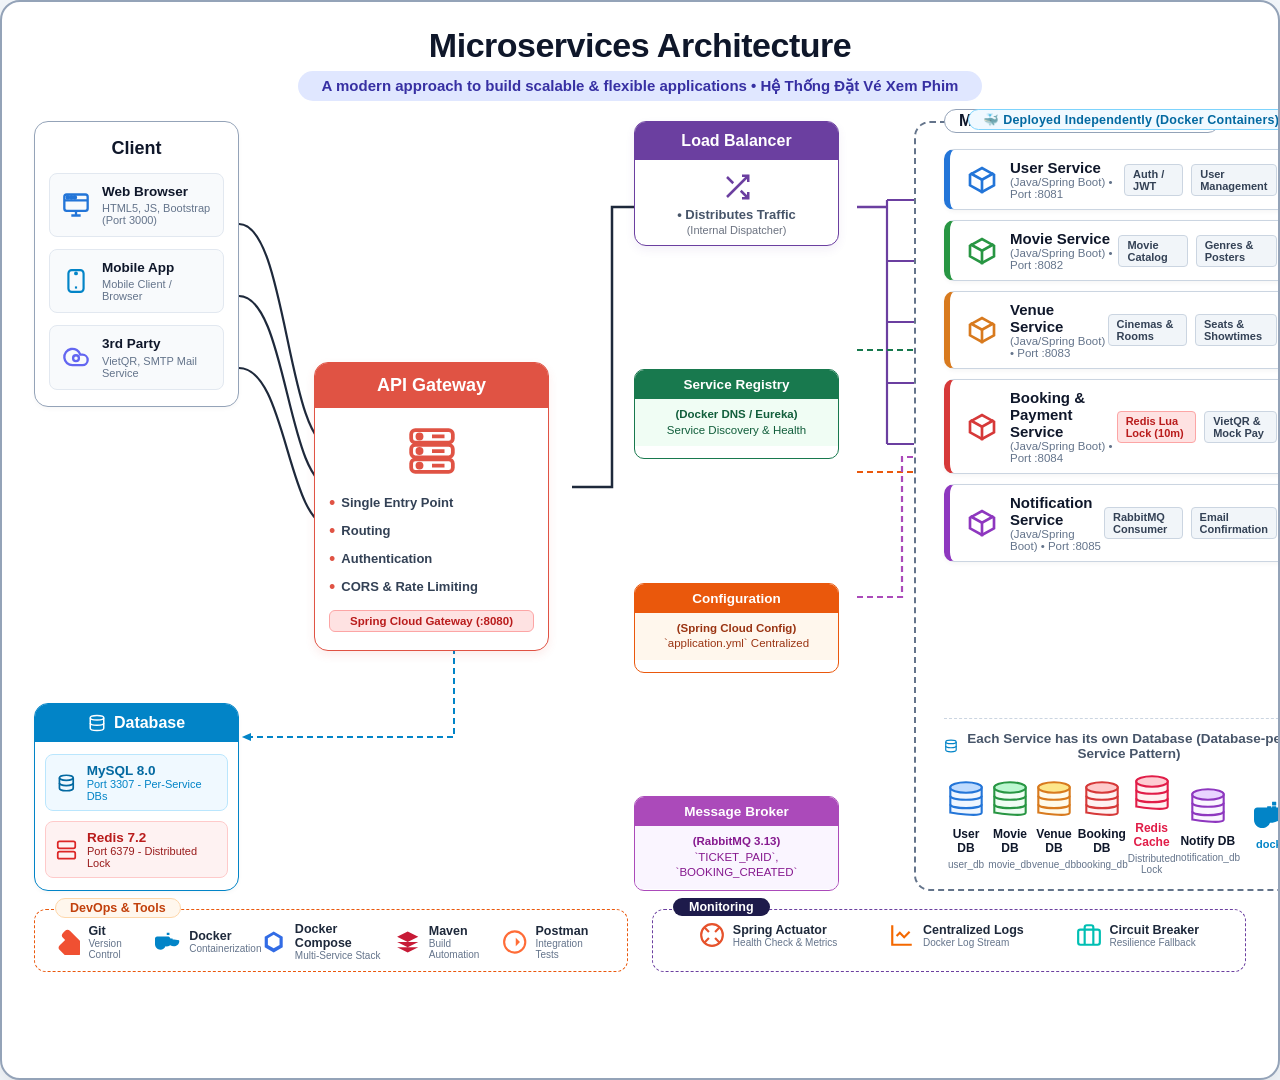
<file: KienTrucHT/microservices_architecture.html>
<!DOCTYPE html>
<html lang="vi">
<head>
  <meta charset="UTF-8">
  <title>Sơ Đồ Kiến Trúc Hệ Thống Đặt Vé Xem Phim - Microservices Architecture</title>
  <style>
    * {
      box-sizing: border-box;
      margin: 0;
      padding: 0;
    }
    body {
      font-family: -apple-system, BlinkMacSystemFont, "Segoe UI", Roboto, "Helvetica Neue", Arial, sans-serif;
      background: #f1f5f9;
      display: flex;
      justify-content: center;
      align-items: center;
      min-height: 100vh;
      color: #0f172a;
    }

    @page {
      size: A4 landscape;
      margin: 0;
    }

    .diagram-canvas {
      width: 1720px;
      height: 1080px;
      background: #ffffff;
      border: 2px solid #94a3b8;
      border-radius: 20px;
      box-shadow: 0 10px 25px -5px rgba(0, 0, 0, 0.1);
      position: relative;
      overflow: hidden;
      padding: 24px 32px 20px 32px;
      display: flex;
      flex-direction: column;
    }

    /* TOP HEADER */
    .header-section {
      text-align: center;
      margin-bottom: 20px;
      position: relative;
      z-index: 10;
    }
    .header-title {
      font-size: 34px;
      font-weight: 800;
      color: #0f172a;
      letter-spacing: -0.5px;
    }
    .header-subtitle-badge {
      display: inline-block;
      margin-top: 6px;
      padding: 6px 24px;
      background: #e0e7ff;
      color: #3730a3;
      font-size: 15px;
      font-weight: 600;
      border-radius: 30px;
    }

    /* MAIN BODY GRID */
    .main-grid {
      display: grid;
      grid-template-columns: 205px 75px 235px 85px 205px 75px 1fr;
      height: 770px;
      position: relative;
      z-index: 10;
      align-items: stretch;
    }

    /* LEFT COL */
    .left-col {
      display: flex;
      flex-direction: column;
      justify-content: space-between;
      height: 100%;
    }

    .client-box {
      border: 1.5px solid #94a3b8;
      border-radius: 14px;
      padding: 16px 14px;
      background: #ffffff;
      box-shadow: 0 2px 4px rgba(0,0,0,0.03);
    }
    .box-title-center {
      font-size: 18px;
      font-weight: 800;
      color: #0f172a;
      text-align: center;
      margin-bottom: 14px;
    }
    .client-item {
      display: flex;
      align-items: center;
      gap: 10px;
      background: #f8fafc;
      border: 1px solid #e2e8f0;
      border-radius: 8px;
      padding: 10px 10px;
      margin-bottom: 12px;
    }
    .client-item:last-child {
      margin-bottom: 0;
    }
    .client-icon {
      width: 32px;
      height: 32px;
      flex-shrink: 0;
      display: flex;
      align-items: center;
      justify-content: center;
    }
    .client-text-title {
      font-size: 13.5px;
      font-weight: 700;
      color: #0f172a;
      line-height: 1.2;
    }
    .client-text-sub {
      font-size: 11px;
      color: #64748b;
      margin-top: 2px;
    }

    /* DB Box */
    .database-overview-box {
      border: 1.5px solid #0284c7;
      border-radius: 14px;
      background: #ffffff;
      overflow: hidden;
      box-shadow: 0 2px 4px rgba(0,0,0,0.03);
    }
    .db-header {
      background: #0284c7;
      color: #ffffff;
      font-size: 16px;
      font-weight: 700;
      padding: 10px;
      text-align: center;
      display: flex;
      align-items: center;
      justify-content: center;
      gap: 8px;
    }
    .db-body {
      padding: 12px 10px;
      display: flex;
      flex-direction: column;
      gap: 10px;
    }
    .db-badge-item {
      display: flex;
      align-items: center;
      gap: 10px;
      background: #f0f9ff;
      border: 1px solid #bae6fd;
      border-radius: 8px;
      padding: 8px 10px;
    }
    .db-badge-name {
      font-size: 13.5px;
      font-weight: 700;
      color: #0369a1;
    }
    .db-badge-desc {
      font-size: 11px;
      color: #0284c7;
    }

    /* API GATEWAY */
    .gateway-wrapper {
      display: flex;
      flex-direction: column;
      justify-content: center;
      height: 100%;
    }
    .gateway-card {
      border: 1.5px solid #e05344;
      border-radius: 14px;
      background: #ffffff;
      overflow: hidden;
      box-shadow: 0 4px 10px rgba(224, 83, 68, 0.1);
    }
    .gateway-header {
      background: #e05344;
      color: #ffffff;
      font-size: 18px;
      font-weight: 700;
      padding: 12px;
      text-align: center;
    }
    .gateway-body {
      padding: 18px 14px;
    }
    .gateway-icon-wrap {
      text-align: center;
      margin-bottom: 14px;
    }
    .gateway-list {
      list-style: none;
      display: flex;
      flex-direction: column;
      gap: 10px;
    }
    .gateway-list li {
      font-size: 13px;
      color: #334155;
      display: flex;
      align-items: flex-start;
      gap: 6px;
      line-height: 1.35;
    }
    .gateway-list li::before {
      content: "•";
      color: #e05344;
      font-size: 18px;
      line-height: 1;
    }
    .gateway-port-tag {
      margin-top: 14px;
      text-align: center;
      background: #fee2e2;
      border: 1px solid #fca5a5;
      color: #b91c1c;
      font-size: 11.5px;
      font-weight: 700;
      padding: 4px 8px;
      border-radius: 6px;
    }

    /* CENTER CONTROL PLANE */
    .center-col {
      display: flex;
      flex-direction: column;
      justify-content: space-between;
      height: 100%;
    }

    .lb-card {
      border: 1.5px solid #6b3fa0;
      border-radius: 12px;
      overflow: hidden;
      background: #ffffff;
      box-shadow: 0 4px 10px rgba(107, 63, 160, 0.08);
      height: 125px;
    }
    .lb-header {
      background: #6b3fa0;
      color: #ffffff;
      font-size: 16px;
      font-weight: 700;
      padding: 10px;
      text-align: center;
    }
    .lb-body {
      padding: 12px;
      text-align: center;
      font-size: 13px;
      color: #475569;
    }

    .service-reg-card {
      border: 1.5px solid #18794e;
      border-radius: 10px;
      overflow: hidden;
      height: 90px;
    }
    .service-reg-header {
      background: #18794e;
      color: #ffffff;
      font-size: 13.5px;
      font-weight: 700;
      padding: 7px;
      text-align: center;
    }
    .service-reg-body {
      padding: 8px;
      text-align: center;
      font-size: 11.5px;
      color: #115e3b;
      background: #f0fdf4;
      line-height: 1.35;
    }

    .config-card {
      border: 1.5px solid #ea580c;
      border-radius: 10px;
      overflow: hidden;
      height: 90px;
    }
    .config-header {
      background: #ea580c;
      color: #ffffff;
      font-size: 13.5px;
      font-weight: 700;
      padding: 7px;
      text-align: center;
    }
    .config-body {
      padding: 8px;
      text-align: center;
      font-size: 11.5px;
      color: #9a3412;
      background: #fff7ed;
      line-height: 1.35;
    }

    .broker-card {
      border: 1.5px solid #ab4aba;
      border-radius: 10px;
      overflow: hidden;
      height: 95px;
    }
    .broker-header {
      background: #ab4aba;
      color: #ffffff;
      font-size: 13.5px;
      font-weight: 700;
      padding: 7px;
      text-align: center;
    }
    .broker-body {
      padding: 8px;
      text-align: center;
      font-size: 11.5px;
      color: #86198f;
      background: #faf5ff;
      line-height: 1.35;
    }

    /* MICROSERVICES CLUSTER */
    .microservices-container {
      border: 2px dashed #64748b;
      border-radius: 16px;
      padding: 22px 28px 14px 28px;
      background: #ffffff;
      position: relative;
      display: flex;
      flex-direction: column;
      justify-content: space-between;
      height: 100%;
    }
    .ms-container-title {
      position: absolute;
      top: -14px;
      left: 28px;
      background: #ffffff;
      padding: 2px 14px;
      font-size: 16px;
      font-weight: 800;
      color: #0f172a;
      border: 1.5px solid #94a3b8;
      border-radius: 20px;
    }
    .ms-container-title span {
      font-size: 13px;
      font-weight: 500;
      color: #64748b;
    }

    .deployed-badge-pill {
      position: absolute;
      top: -14px;
      right: 28px;
      background: #f0f9ff;
      color: #0369a1;
      border: 1.5px solid #7dd3fc;
      border-radius: 20px;
      padding: 2px 14px;
      font-size: 12.5px;
      font-weight: 700;
      letter-spacing: 0.2px;
    }

    .services-stack {
      display: flex;
      flex-direction: column;
      gap: 10px;
      margin-top: 4px;
    }

    .service-row-card {
      background: #ffffff;
      border-radius: 10px;
      padding: 9px 16px;
      display: flex;
      align-items: center;
      justify-content: space-between;
      box-shadow: 0 2px 4px rgba(0, 0, 0, 0.04);
      border: 1.5px solid #cbd5e1;
    }

    .svc-user { border-left: 6px solid #2375d8; }
    .svc-movie { border-left: 6px solid #289643; }
    .svc-venue { border-left: 6px solid #d87a1e; }
    .svc-booking { border-left: 6px solid #d63939; }
    .svc-notify { border-left: 6px solid #8e37bf; }

    .svc-info-left {
      display: flex;
      align-items: center;
      gap: 12px;
    }
    .svc-cube-icon {
      width: 32px;
      height: 32px;
      flex-shrink: 0;
    }
    .svc-name {
      font-size: 15px;
      font-weight: 700;
      color: #0f172a;
    }
    .svc-tech {
      font-size: 11.5px;
      color: #64748b;
    }
    .svc-tags {
      display: flex;
      gap: 8px;
    }
    .svc-tag-chip {
      background: #f1f5f9;
      border: 1px solid #cbd5e1;
      border-radius: 4px;
      font-size: 11px;
      padding: 3px 8px;
      color: #334155;
      font-weight: 600;
    }

    /* DB per service section */
    .db-per-service-section {
      margin-top: 10px;
      padding-top: 12px;
      border-top: 1.5px dashed #cbd5e1;
    }
    .db-per-service-title {
      font-size: 13.5px;
      font-weight: 700;
      color: #475569;
      text-align: center;
      margin-bottom: 10px;
      display: flex;
      align-items: center;
      justify-content: center;
      gap: 6px;
    }
    .db-cylinders-row {
      display: flex;
      justify-content: space-around;
      align-items: center;
    }
    .db-cylinder-item {
      display: flex;
      flex-direction: column;
      align-items: center;
      gap: 4px;
    }
    .db-cyl-icon {
      width: 44px;
      height: 46px;
    }
    .db-cyl-label {
      font-size: 12px;
      font-weight: 700;
      color: #0f172a;
      text-align: center;
    }
    .db-cyl-sub {
      font-size: 10px;
      color: #64748b;
      text-align: center;
    }

    /* BOTTOM ROW: DEVOPS & MONITORING */
    .bottom-section {
      display: grid;
      grid-template-columns: 1fr 1fr;
      gap: 24px;
      margin-top: 18px;
      position: relative;
      z-index: 10;
    }

    .tools-box {
      border: 1.5px dashed #ea580c;
      border-radius: 12px;
      padding: 10px 20px;
      background: #ffffff;
      position: relative;
    }
    .tools-badge {
      position: absolute;
      top: -12px;
      left: 20px;
      background: #fff7ed;
      color: #c2410c;
      border: 1px solid #fed7aa;
      font-size: 12.5px;
      font-weight: 700;
      padding: 2px 14px;
      border-radius: 12px;
    }
    .tools-items {
      display: flex;
      justify-content: space-around;
      align-items: center;
      margin-top: 2px;
    }
    .tool-item {
      display: flex;
      align-items: center;
      gap: 8px;
    }
    .tool-item-icon {
      width: 26px;
      height: 26px;
    }
    .tool-name {
      font-size: 12.5px;
      font-weight: 700;
      color: #1e293b;
    }
    .tool-desc {
      font-size: 10px;
      color: #64748b;
    }

    .monitor-box {
      border: 1.5px dashed #6b3fa0;
      border-radius: 12px;
      padding: 10px 20px;
      background: #ffffff;
      position: relative;
    }
    .monitor-badge {
      position: absolute;
      top: -12px;
      left: 20px;
      background: #1e1b4b;
      color: #ffffff;
      font-size: 12.5px;
      font-weight: 700;
      padding: 2px 16px;
      border-radius: 12px;
    }
    .monitor-items {
      display: flex;
      justify-content: space-around;
      align-items: center;
      margin-top: 2px;
    }

    /* SVG CONNECTOR OVERLAY */
    #connector-canvas {
      position: absolute;
      top: 0;
      left: 0;
      width: 1720px;
      height: 1080px;
      pointer-events: none;
      z-index: 5;
    }
  </style>
</head>
<body>

  <div class="diagram-canvas" id="canvas-root">

    <!-- TOP TITLE HEADER -->
    <div class="header-section">
      <div class="header-title">Microservices Architecture</div>
      <div class="header-subtitle-badge">
        A modern approach to build scalable &amp; flexible applications • Hệ Thống Đặt Vé Xem Phim
      </div>
    </div>

    <!-- MAIN BODY GRID -->
    <div class="main-grid">

      <!-- COL 1: CLIENT & DATABASE -->
      <div class="left-col">
        <!-- Client Box -->
        <div class="client-box" id="node-client">
          <div class="box-title-center">Client</div>

          <div class="client-item" id="node-client-web">
            <div class="client-icon">
              <svg width="28" height="28" viewBox="0 0 24 24" fill="none" stroke="#2375d8" stroke-width="2">
                <rect x="2" y="3" width="20" height="14" rx="2" ry="2"/>
                <line x1="2" y1="8" x2="22" y2="8"/>
                <circle cx="5" cy="5.5" r="1" fill="#2375d8"/>
                <circle cx="8" cy="5.5" r="1" fill="#2375d8"/>
                <circle cx="11" cy="5.5" r="1" fill="#2375d8"/>
                <path d="M8 21h8"/>
                <path d="M12 17v4"/>
              </svg>
            </div>
            <div>
              <div class="client-text-title">Web Browser</div>
              <div class="client-text-sub">HTML5, JS, Bootstrap (Port 3000)</div>
            </div>
          </div>

          <div class="client-item" id="node-client-mobile">
            <div class="client-icon">
              <svg width="26" height="26" viewBox="0 0 24 24" fill="none" stroke="#0284c7" stroke-width="2">
                <rect x="5" y="2" width="14" height="20" rx="3" ry="3"/>
                <line x1="11" y1="18" x2="13" y2="18"/>
                <circle cx="12" cy="5" r="0.8" fill="#0284c7"/>
              </svg>
            </div>
            <div>
              <div class="client-text-title">Mobile App</div>
              <div class="client-text-sub">Mobile Client / Browser</div>
            </div>
          </div>

          <div class="client-item" id="node-client-3rd">
            <div class="client-icon">
              <svg width="28" height="28" viewBox="0 0 24 24" fill="none" stroke="#6366f1" stroke-width="2">
                <path d="M17.5 19H9a7 7 0 1 1 6.71-9h1.79a4.5 4.5 0 1 1 0 9Z"/>
                <circle cx="12" cy="13" r="2.5"/>
              </svg>
            </div>
            <div>
              <div class="client-text-title">3rd Party</div>
              <div class="client-text-sub">VietQR, SMTP Mail Service</div>
            </div>
          </div>
        </div>

        <!-- Database Box -->
        <div class="database-overview-box" id="node-database-box">
          <div class="db-header">
            <svg width="18" height="18" viewBox="0 0 24 24" fill="none" stroke="currentColor" stroke-width="2">
              <ellipse cx="12" cy="5" rx="9" ry="3"/>
              <path d="M21 12c0 1.66-4 3-9 3s-9-1.34-9-3"/>
              <path d="M3 5v14c0 1.66 4 3 9 3s9-1.34 9-3V5"/>
            </svg>
            Database
          </div>
          <div class="db-body">
            <div class="db-badge-item">
              <svg width="22" height="22" viewBox="0 0 24 24" fill="none" stroke="#0369a1" stroke-width="2">
                <ellipse cx="12" cy="6" rx="8" ry="3"/>
                <path d="M4 6v6c0 1.66 3.58 3 8 3s8-1.34 8-3V6"/>
                <path d="M4 12v6c0 1.66 3.58 3 8 3s8-1.34 8-3v-6"/>
              </svg>
              <div>
                <div class="db-badge-name">MySQL 8.0</div>
                <div class="db-badge-desc">Port 3307 - Per-Service DBs</div>
              </div>
            </div>

            <div class="db-badge-item" style="background:#fef2f2; border-color:#fecaca;">
              <svg width="22" height="22" viewBox="0 0 24 24" fill="none" stroke="#dc2626" stroke-width="2">
                <rect x="2" y="2" width="20" height="8" rx="2" ry="2"/>
                <rect x="2" y="14" width="20" height="8" rx="2" ry="2"/>
                <line x1="6" y1="6" x2="6.01" y2="6"/>
                <line x1="6" y1="18" x2="6.01" y2="18"/>
              </svg>
              <div>
                <div class="db-badge-name" style="color:#b91c1c;">Redis 7.2</div>
                <div class="db-badge-desc" style="color:#991b1b;">Port 6379 - Distributed Lock</div>
              </div>
            </div>
          </div>
        </div>
      </div>

      <!-- GAP 1 -->
      <div></div>

      <!-- COL 2: API GATEWAY -->
      <div class="gateway-wrapper">
        <div class="gateway-card" id="node-gateway">
          <div class="gateway-header">API Gateway</div>
          <div class="gateway-body">
            <div class="gateway-icon-wrap">
              <svg width="56" height="50" viewBox="0 0 24 24" fill="none" stroke="#e05344" stroke-width="1.8">
                <rect x="2" y="2" width="20" height="6" rx="2"/>
                <rect x="2" y="9" width="20" height="6" rx="2"/>
                <rect x="2" y="16" width="20" height="6" rx="2"/>
                <circle cx="6" cy="5" r="1" fill="#e05344"/>
                <circle cx="6" cy="12" r="1" fill="#e05344"/>
                <circle cx="6" cy="19" r="1" fill="#e05344"/>
                <line x1="12" y1="5" x2="18" y2="5"/>
                <line x1="12" y1="12" x2="18" y2="12"/>
                <line x1="12" y1="19" x2="18" y2="19"/>
              </svg>
            </div>
            <ul class="gateway-list">
              <li><strong>Single Entry Point</strong></li>
              <li><strong>Routing</strong></li>
              <li><strong>Authentication</strong></li>
              <li><strong>CORS &amp; Rate Limiting</strong></li>
            </ul>
            <div class="gateway-port-tag">
              Spring Cloud Gateway (:8080)
            </div>
          </div>
        </div>
      </div>

      <!-- GAP 2 -->
      <div></div>

      <!-- COL 3: LOAD BALANCER & CONTROL PLANE -->
      <div class="center-col">
        <!-- Load Balancer -->
        <div class="lb-card" id="node-loadbalancer">
          <div class="lb-header">Load Balancer</div>
          <div class="lb-body">
            <svg width="30" height="30" viewBox="0 0 24 24" fill="none" stroke="#6b3fa0" stroke-width="2" style="margin-bottom:2px;">
              <path d="M16 3h5v5"/>
              <path d="M4 20L21 3"/>
              <path d="M21 16v5h-5"/>
              <path d="M15 15l6 6"/>
              <path d="M4 4l5 5"/>
            </svg>
            <div style="font-weight:700;">• Distributes Traffic</div>
            <div style="font-size:11px; color:#6b7280; margin-top:2px;">(Internal Dispatcher)</div>
          </div>
        </div>

        <!-- Service Registry -->
        <div class="service-reg-card" id="node-registry">
          <div class="service-reg-header">Service Registry</div>
          <div class="service-reg-body">
            <strong>(Docker DNS / Eureka)</strong><br>
            Service Discovery &amp; Health
          </div>
        </div>

        <!-- Configuration -->
        <div class="config-card" id="node-config">
          <div class="config-header">Configuration</div>
          <div class="config-body">
            <strong>(Spring Cloud Config)</strong><br>
            `application.yml` Centralized
          </div>
        </div>

        <!-- Message Broker -->
        <div class="broker-card" id="node-broker">
          <div class="broker-header">Message Broker</div>
          <div class="broker-body">
            <strong>(RabbitMQ 3.13)</strong><br>
            `TICKET_PAID`, `BOOKING_CREATED`
          </div>
        </div>
      </div>

      <!-- GAP 3 -->
      <div></div>

      <!-- COL 4: MICROSERVICES CONTAINER -->
      <div class="microservices-container" id="node-ms-container">
        <div class="ms-container-title">
          Microservices <span>(Independent Services)</span>
        </div>
        <div class="deployed-badge-pill">
          🐳 Deployed Independently (Docker Containers)
        </div>

        <div class="services-stack">
          <!-- 1. User Service -->
          <div class="service-row-card svc-user" id="node-svc-user">
            <div class="svc-info-left">
              <svg class="svc-cube-icon" viewBox="0 0 24 24" fill="none" stroke="#2375d8" stroke-width="2">
                <path d="m21 16-9 5-9-5V8l9-5 9 5v8Z"/>
                <path d="m3.27 6.96 8.73 4.88 8.73-4.88"/>
                <path d="M12 22V12"/>
              </svg>
              <div>
                <div class="svc-name">User Service</div>
                <div class="svc-tech">(Java/Spring Boot) • Port :8081</div>
              </div>
            </div>
            <div class="svc-tags">
              <span class="svc-tag-chip">Auth / JWT</span>
              <span class="svc-tag-chip">User Management</span>
            </div>
          </div>

          <!-- 2. Movie Service -->
          <div class="service-row-card svc-movie" id="node-svc-movie">
            <div class="svc-info-left">
              <svg class="svc-cube-icon" viewBox="0 0 24 24" fill="none" stroke="#289643" stroke-width="2">
                <path d="m21 16-9 5-9-5V8l9-5 9 5v8Z"/>
                <path d="m3.27 6.96 8.73 4.88 8.73-4.88"/>
                <path d="M12 22V12"/>
              </svg>
              <div>
                <div class="svc-name">Movie Service</div>
                <div class="svc-tech">(Java/Spring Boot) • Port :8082</div>
              </div>
            </div>
            <div class="svc-tags">
              <span class="svc-tag-chip">Movie Catalog</span>
              <span class="svc-tag-chip">Genres &amp; Posters</span>
            </div>
          </div>

          <!-- 3. Venue Service -->
          <div class="service-row-card svc-venue" id="node-svc-venue">
            <div class="svc-info-left">
              <svg class="svc-cube-icon" viewBox="0 0 24 24" fill="none" stroke="#d87a1e" stroke-width="2">
                <path d="m21 16-9 5-9-5V8l9-5 9 5v8Z"/>
                <path d="m3.27 6.96 8.73 4.88 8.73-4.88"/>
                <path d="M12 22V12"/>
              </svg>
              <div>
                <div class="svc-name">Venue Service</div>
                <div class="svc-tech">(Java/Spring Boot) • Port :8083</div>
              </div>
            </div>
            <div class="svc-tags">
              <span class="svc-tag-chip">Cinemas &amp; Rooms</span>
              <span class="svc-tag-chip">Seats &amp; Showtimes</span>
            </div>
          </div>

          <!-- 4. Booking & Payment Service -->
          <div class="service-row-card svc-booking" id="node-svc-booking">
            <div class="svc-info-left">
              <svg class="svc-cube-icon" viewBox="0 0 24 24" fill="none" stroke="#d63939" stroke-width="2">
                <path d="m21 16-9 5-9-5V8l9-5 9 5v8Z"/>
                <path d="m3.27 6.96 8.73 4.88 8.73-4.88"/>
                <path d="M12 22V12"/>
              </svg>
              <div>
                <div class="svc-name">Booking &amp; Payment Service</div>
                <div class="svc-tech">(Java/Spring Boot) • Port :8084</div>
              </div>
            </div>
            <div class="svc-tags">
              <span class="svc-tag-chip" style="background:#fee2e2; color:#b91c1c; border-color:#fca5a5;">Redis Lua Lock (10m)</span>
              <span class="svc-tag-chip">VietQR &amp; Mock Pay</span>
            </div>
          </div>

          <!-- 5. Notification Service -->
          <div class="service-row-card svc-notify" id="node-svc-notify">
            <div class="svc-info-left">
              <svg class="svc-cube-icon" viewBox="0 0 24 24" fill="none" stroke="#8e37bf" stroke-width="2">
                <path d="m21 16-9 5-9-5V8l9-5 9 5v8Z"/>
                <path d="m3.27 6.96 8.73 4.88 8.73-4.88"/>
                <path d="M12 22V12"/>
              </svg>
              <div>
                <div class="svc-name">Notification Service</div>
                <div class="svc-tech">(Java/Spring Boot) • Port :8085</div>
              </div>
            </div>
            <div class="svc-tags">
              <span class="svc-tag-chip">RabbitMQ Consumer</span>
              <span class="svc-tag-chip">Email Confirmation</span>
            </div>
          </div>
        </div>

        <!-- DATABASE PER SERVICE SECTION -->
        <div class="db-per-service-section">
          <div class="db-per-service-title">
            <svg width="18" height="18" viewBox="0 0 24 24" fill="none" stroke="#0284c7" stroke-width="2">
              <ellipse cx="12" cy="5" rx="9" ry="3"/>
              <path d="M21 12c0 1.66-4 3-9 3s-9-1.34-9-3"/>
              <path d="M3 5v14c0 1.66 4 3 9 3s9-1.34 9-3V5"/>
            </svg>
            Each Service has its own Database (Database-per-Service Pattern)
          </div>

          <div class="db-cylinders-row">
            <!-- User DB -->
            <div class="db-cylinder-item" id="node-db-user">
              <svg class="db-cyl-icon" viewBox="0 0 40 44" fill="none">
                <path d="M5 10 C5 5, 35 5, 35 10 L35 34 C35 39, 5 34, 5 34 Z" fill="#eff6ff" stroke="#2375d8" stroke-width="2"/>
                <ellipse cx="20" cy="10" rx="15" ry="5" fill="#bfdbfe" stroke="#2375d8" stroke-width="2"/>
                <path d="M5 18 C5 23, 35 23, 35 18" stroke="#2375d8" stroke-width="2"/>
                <path d="M5 26 C5 31, 35 31, 35 26" stroke="#2375d8" stroke-width="2"/>
              </svg>
              <div class="db-cyl-label">User DB</div>
              <div class="db-cyl-sub">user_db</div>
            </div>

            <!-- Movie DB -->
            <div class="db-cylinder-item" id="node-db-movie">
              <svg class="db-cyl-icon" viewBox="0 0 40 44" fill="none">
                <path d="M5 10 C5 5, 35 5, 35 10 L35 34 C35 39, 5 34, 5 34 Z" fill="#f0fdf4" stroke="#289643" stroke-width="2"/>
                <ellipse cx="20" cy="10" rx="15" ry="5" fill="#bbf7d0" stroke="#289643" stroke-width="2"/>
                <path d="M5 18 C5 23, 35 23, 35 18" stroke="#289643" stroke-width="2"/>
                <path d="M5 26 C5 31, 35 31, 35 26" stroke="#289643" stroke-width="2"/>
              </svg>
              <div class="db-cyl-label">Movie DB</div>
              <div class="db-cyl-sub">movie_db</div>
            </div>

            <!-- Venue DB -->
            <div class="db-cylinder-item" id="node-db-venue">
              <svg class="db-cyl-icon" viewBox="0 0 40 44" fill="none">
                <path d="M5 10 C5 5, 35 5, 35 10 L35 34 C35 39, 5 34, 5 34 Z" fill="#fffbeb" stroke="#d87a1e" stroke-width="2"/>
                <ellipse cx="20" cy="10" rx="15" ry="5" fill="#fde68a" stroke="#d87a1e" stroke-width="2"/>
                <path d="M5 18 C5 23, 35 23, 35 18" stroke="#d87a1e" stroke-width="2"/>
                <path d="M5 26 C5 31, 35 31, 35 26" stroke="#d87a1e" stroke-width="2"/>
              </svg>
              <div class="db-cyl-label">Venue DB</div>
              <div class="db-cyl-sub">venue_db</div>
            </div>

            <!-- Booking DB -->
            <div class="db-cylinder-item" id="node-db-booking">
              <svg class="db-cyl-icon" viewBox="0 0 40 44" fill="none">
                <path d="M5 10 C5 5, 35 5, 35 10 L35 34 C35 39, 5 34, 5 34 Z" fill="#fef2f2" stroke="#d63939" stroke-width="2"/>
                <ellipse cx="20" cy="10" rx="15" ry="5" fill="#fecaca" stroke="#d63939" stroke-width="2"/>
                <path d="M5 18 C5 23, 35 23, 35 18" stroke="#d63939" stroke-width="2"/>
                <path d="M5 26 C5 31, 35 31, 35 26" stroke="#d63939" stroke-width="2"/>
              </svg>
              <div class="db-cyl-label">Booking DB</div>
              <div class="db-cyl-sub">booking_db</div>
            </div>

            <!-- Redis Cache -->
            <div class="db-cylinder-item" id="node-db-redis">
              <svg class="db-cyl-icon" viewBox="0 0 40 44" fill="none">
                <path d="M5 10 C5 5, 35 5, 35 10 L35 34 C35 39, 5 34, 5 34 Z" fill="#fff1f2" stroke="#e11d48" stroke-width="2"/>
                <ellipse cx="20" cy="10" rx="15" ry="5" fill="#fecdd3" stroke="#e11d48" stroke-width="2"/>
                <path d="M5 18 C5 23, 35 23, 35 18" stroke="#e11d48" stroke-width="2"/>
                <path d="M5 26 C5 31, 35 31, 35 26" stroke="#e11d48" stroke-width="2"/>
              </svg>
              <div class="db-cyl-label" style="color:#e11d48;">Redis Cache</div>
              <div class="db-cyl-sub">Distributed Lock</div>
            </div>

            <!-- Notification DB -->
            <div class="db-cylinder-item" id="node-db-notify">
              <svg class="db-cyl-icon" viewBox="0 0 40 44" fill="none">
                <path d="M5 10 C5 5, 35 5, 35 10 L35 34 C35 39, 5 34, 5 34 Z" fill="#faf5ff" stroke="#8e37bf" stroke-width="2"/>
                <ellipse cx="20" cy="10" rx="15" ry="5" fill="#e9d5ff" stroke="#8e37bf" stroke-width="2"/>
                <path d="M5 18 C5 23, 35 23, 35 18" stroke="#8e37bf" stroke-width="2"/>
                <path d="M5 26 C5 31, 35 31, 35 26" stroke="#8e37bf" stroke-width="2"/>
              </svg>
              <div class="db-cyl-label">Notify DB</div>
              <div class="db-cyl-sub">notification_db</div>
            </div>

            <!-- Docker whale badge -->
            <div style="display:flex; flex-direction:column; align-items:center; gap:2px; margin-left:14px;">
              <svg width="40" height="40" viewBox="0 0 24 24" fill="#0284c7">
                <path d="M13.983 11.078h2.119a.186.186 0 00.186-.185V9.006a.186.186 0 00-.186-.186h-2.119a.185.185 0 00-.185.185v1.887c0 .102.083.186.185.186zm-2.954-5.43h2.118a.186.186 0 00.186-.186V3.574a.186.186 0 00-.186-.185h-2.118a.185.185 0 00-.185.185v1.888c0 .102.082.185.185.185zm0 2.716h2.118a.187.187 0 00.186-.186V6.29a.186.186 0 00-.186-.185h-2.118a.185.185 0 00-.185.185v1.887c0 .102.082.186.185.186zm-2.954 0h2.119a.186.186 0 00.186-.186V6.29a.186.186 0 00-.186-.185H8.075a.185.185 0 00-.185.185v1.887c0 .102.083.186.185.186zm5.908 2.714h2.119a.186.186 0 00.186-.185V9.006a.186.186 0 00-.186-.186h-2.119a.185.185 0 00-.185.185v1.887c0 .102.083.186.185.186zm-8.862 0h2.119a.186.186 0 00.186-.185V9.006a.186.186 0 00-.186-.186H5.121a.185.185 0 00-.185.185v1.887c0 .102.083.186.185.186zm-2.954 0h2.119a.186.186 0 00.186-.185V9.006a.186.186 0 00-.186-.186H2.167a.186.186 0 00-.186.185v1.887c0 .102.084.186.186.186zm5.908 0h2.119a.186.186 0 00.186-.185V9.006a.186.186 0 00-.186-.186h-2.119a.185.185 0 00-.185.185v1.887c0 .102.083.186.185.186zm10.998-1.55c-.37-.24-1.077-.333-1.748-.24-.105-.724-.51-1.393-1.082-1.85-.24-.19-.512-.338-.804-.442l-.21-.067c-.206-.056-.423-.086-.645-.086H12.72v-.002H1.981C.887 6.88 0 7.767 0 8.862v5.33c0 2.76 2.24 5 5 5 2.11 0 3.91-1.31 4.63-3.17 1.45.1 3.12-.22 4.49-1.05 1.54.91 3.4 1.13 5.09.61 1.7-.52 2.92-1.93 3.17-3.66.08-.55.03-1.07-.15-1.53z"/>
              </svg>
              <span style="font-size:11px; font-weight:800; color:#0284c7;">docker</span>
            </div>
          </div>
        </div>
      </div>

    </div>

    <!-- BOTTOM ROW: DEVOPS & TOOLS + MONITORING -->
    <div class="bottom-section">
      <!-- DevOps & Tools -->
      <div class="tools-box">
        <div class="tools-badge">DevOps &amp; Tools</div>
        <div class="tools-items">
          <div class="tool-item">
            <svg class="tool-item-icon" viewBox="0 0 24 24" fill="#f05032">
              <path d="m23.546 10.93-9.475-9.475a3.172 3.172 0 0 0-4.485 0L7.54 3.5a3.18 3.18 0 0 0 0 4.485l2.046 2.046-5.112 5.112a3.17 3.17 0 0 0 0 4.485l9.475 9.475a3.172 3.172 0 0 0 4.485 0l9.112-9.112a3.17 3.17 0 0 0 0-4.485"/>
            </svg>
            <div>
              <div class="tool-name">Git</div>
              <div class="tool-desc">Version Control</div>
            </div>
          </div>

          <div class="tool-item">
            <svg class="tool-item-icon" viewBox="0 0 24 24" fill="#0284c7">
              <path d="M13.983 11.078h2.119a.186.186 0 00.186-.185V9.006a.186.186 0 00-.186-.186h-2.119a.185.185 0 00-.185.185v1.887c0 .102.083.186.185.186zm-2.954-5.43h2.118a.186.186 0 00.186-.186V3.574a.186.186 0 00-.186-.185h-2.118a.185.185 0 00-.185.185v1.888c0 .102.082.185.185.185zm-5.908 5.43h2.119a.186.186 0 00.186-.185V9.006a.186.186 0 00-.186-.186H5.121a.185.185 0 00-.185.185v1.887c0 .102.083.186.185.186zm10.998-1.55c-.37-.24-1.077-.333-1.748-.24-.105-.724-.51-1.393-1.082-1.85-.24-.19-.512-.338-.804-.442l-.21-.067c-.206-.056-.423-.086-.645-.086H12.72v-.002H1.981C.887 6.88 0 7.767 0 8.862v5.33c0 2.76 2.24 5 5 5 2.11 0 3.91-1.31 4.63-3.17 1.45.1 3.12-.22 4.49-1.05 1.54.91 3.4 1.13 5.09.61 1.7-.52 2.92-1.93 3.17-3.66.08-.55.03-1.07-.15-1.53z"/>
            </svg>
            <div>
              <div class="tool-name">Docker</div>
              <div class="tool-desc">Containerization</div>
            </div>
          </div>

          <div class="tool-item">
            <svg class="tool-item-icon" viewBox="0 0 24 24" fill="#326ce5">
              <path d="M12 2 3.5 7v10L12 22l8.5-5V7L12 2Zm0 3.2 5.5 3.2v6.4L12 18l-5.5-3.2v-6.4L12 5.2Z"/>
            </svg>
            <div>
              <div class="tool-name">Docker Compose</div>
              <div class="tool-desc">Multi-Service Stack</div>
            </div>
          </div>

          <div class="tool-item">
            <svg class="tool-item-icon" viewBox="0 0 24 24" fill="#c71a36">
              <path d="M12 2 2 7l10 5 10-5-10-5ZM2 17l10 5 10-5M2 12l10 5 10-5"/>
            </svg>
            <div>
              <div class="tool-name">Maven</div>
              <div class="tool-desc">Build Automation</div>
            </div>
          </div>

          <div class="tool-item">
            <svg class="tool-item-icon" viewBox="0 0 24 24" fill="#ff6c37">
              <circle cx="12" cy="12" r="10" stroke="#ff6c37" stroke-width="2" fill="none"/>
              <path d="M7 12h10M13 8l4 4-4 4"/>
            </svg>
            <div>
              <div class="tool-name">Postman</div>
              <div class="tool-desc">Integration Tests</div>
            </div>
          </div>
        </div>
      </div>

      <!-- Monitoring & Operations -->
      <div class="monitor-box">
        <div class="monitor-badge">Monitoring</div>
        <div class="monitor-items">
          <div class="tool-item">
            <svg class="tool-item-icon" viewBox="0 0 24 24" fill="none" stroke="#e6522c" stroke-width="2">
              <circle cx="12" cy="12" r="10"/>
              <path d="m4.93 4.93 4.24 4.24M14.83 14.83l4.24 4.24M14.83 9.17l4.24-4.24M4.93 19.07l4.24-4.24"/>
            </svg>
            <div>
              <div class="tool-name">Spring Actuator</div>
              <div class="tool-desc">Health Check &amp; Metrics</div>
            </div>
          </div>

          <div class="tool-item">
            <svg class="tool-item-icon" viewBox="0 0 24 24" fill="none" stroke="#f46800" stroke-width="2">
              <path d="M3 3v18h18"/>
              <path d="m19 9-5 5-4-4-3 3"/>
            </svg>
            <div>
              <div class="tool-name">Centralized Logs</div>
              <div class="tool-desc">Docker Log Stream</div>
            </div>
          </div>

          <div class="tool-item">
            <svg class="tool-item-icon" viewBox="0 0 24 24" fill="none" stroke="#00bfb3" stroke-width="2">
              <rect x="2" y="7" width="20" height="14" rx="2" ry="2"/>
              <path d="M16 21V5a2 2 0 0 0-2-2h-4a2 2 0 0 0-2 2v16"/>
            </svg>
            <div>
              <div class="tool-name">Circuit Breaker</div>
              <div class="tool-desc">Resilience Fallback</div>
            </div>
          </div>
        </div>
      </div>
    </div>

    <!-- PRE-COMPUTED PIXEL-PERFECT SVG CONNECTORS -->
    <svg id="connector-canvas" xmlns="http://www.w3.org/2000/svg">
      <defs>
        <!-- Arrowhead Marker Dark Gray -->
        <marker id="arrow-dark" viewBox="0 0 10 10" refX="7" refY="5" markerWidth="6" markerHeight="6" orient="auto">
          <path d="M 0 1.5 L 8 5 L 0 8.5 z" fill="#1e293b" />
        </marker>
        <!-- Arrowhead Marker Purple -->
        <marker id="arrow-purple" viewBox="0 0 10 10" refX="7" refY="5" markerWidth="6" markerHeight="6" orient="auto">
          <path d="M 0 1.5 L 8 5 L 0 8.5 z" fill="#6b3fa0" />
        </marker>
        <!-- Arrowhead Marker Teal -->
        <marker id="arrow-teal" viewBox="0 0 10 10" refX="7" refY="5" markerWidth="6" markerHeight="6" orient="auto">
          <path d="M 0 1.5 L 8 5 L 0 8.5 z" fill="#18794e" />
        </marker>
        <!-- Arrowhead Marker Orange -->
        <marker id="arrow-orange" viewBox="0 0 10 10" refX="7" refY="5" markerWidth="6" markerHeight="6" orient="auto">
          <path d="M 0 1.5 L 8 5 L 0 8.5 z" fill="#ea580c" />
        </marker>
        <!-- Arrowhead Marker Magenta -->
        <marker id="arrow-magenta" viewBox="0 0 10 10" refX="7" refY="5" markerWidth="6" markerHeight="6" orient="auto">
          <path d="M 0 1.5 L 8 5 L 0 8.5 z" fill="#ab4aba" />
        </marker>
        <!-- Arrowhead Marker Blue -->
        <marker id="arrow-blue" viewBox="0 0 10 10" refX="7" refY="5" markerWidth="6" markerHeight="6" orient="auto">
          <path d="M 0 1.5 L 8 5 L 0 8.5 z" fill="#0284c7" />
        </marker>
      </defs>

      <!-- 1. Client items to API Gateway -->
      <!-- From Web Browser (X=237, Y=222) -> Gateway (X=335, Y=445) -->
      <path d="M 237 222 C 285 222, 285 445, 330 445" fill="none" stroke="#1e293b" stroke-width="2.2" marker-end="url(#arrow-dark)" />
      <!-- From Mobile App (X=237, Y=294) -> Gateway (X=335, Y=485) -->
      <path d="M 237 294 C 285 294, 285 485, 330 485" fill="none" stroke="#1e293b" stroke-width="2.2" marker-end="url(#arrow-dark)" />
      <!-- From 3rd Party (X=237, Y=366) -> Gateway (X=335, Y=525) -->
      <path d="M 237 366 C 285 366, 285 525, 330 525" fill="none" stroke="#1e293b" stroke-width="2.2" marker-end="url(#arrow-dark)" />

      <!-- 2. Gateway to Load Balancer -->
      <!-- Gateway (X=570, Y=485) to Load Balancer (X=650, Y=205) -->
      <path d="M 570 485 H 610 V 205 H 645" fill="none" stroke="#1e293b" stroke-width="2.5" marker-end="url(#arrow-dark)" />

      <!-- 3. Load Balancer to Microservices Cluster -->
      <!-- LB (X=855, Y=205) -> Trunk line to X=885 -> Vert backbone -> branches -->
      <path d="M 855 205 H 885" fill="none" stroke="#6b3fa0" stroke-width="2.5" />
      <path d="M 885 198 V 442" fill="none" stroke="#6b3fa0" stroke-width="2.2" />
      
      <!-- Branch to User Service (Y=198) -->
      <path d="M 885 198 H 925" fill="none" stroke="#6b3fa0" stroke-width="2.2" marker-end="url(#arrow-purple)" />
      <!-- Branch to Movie Service (Y=259) -->
      <path d="M 885 259 H 925" fill="none" stroke="#6b3fa0" stroke-width="2.2" marker-end="url(#arrow-purple)" />
      <!-- Branch to Venue Service (Y=320) -->
      <path d="M 885 320 H 925" fill="none" stroke="#6b3fa0" stroke-width="2.2" marker-end="url(#arrow-purple)" />
      <!-- Branch to Booking Service (Y=381) -->
      <path d="M 885 381 H 925" fill="none" stroke="#6b3fa0" stroke-width="2.2" marker-end="url(#arrow-purple)" />
      <!-- Branch to Notification Service (Y=442) -->
      <path d="M 885 442 H 925" fill="none" stroke="#6b3fa0" stroke-width="2.2" marker-end="url(#arrow-purple)" />

      <!-- 4. Service Registry <-> Microservices (Dashed Teal Line) -->
      <path d="M 855 348 H 925" fill="none" stroke="#18794e" stroke-width="2" stroke-dasharray="6,4" marker-end="url(#arrow-teal)" />
      
      <!-- 5. Configuration <-> Microservices (Dashed Orange Line) -->
      <path d="M 855 470 H 925" fill="none" stroke="#ea580c" stroke-width="2" stroke-dasharray="6,4" marker-end="url(#arrow-orange)" />

      <!-- 6. Message Broker <-> Microservices & Notification (Dashed Magenta Line) -->
      <!-- Message Broker to Notification Service -->
      <path d="M 855 595 H 900 V 455 H 925" fill="none" stroke="#ab4aba" stroke-width="2.2" stroke-dasharray="6,4" marker-end="url(#arrow-magenta)" />

      <!-- 7. Gateway / Booking to Redis & Database Overview (Dashed Blue Line) -->
      <path d="M 452 626 V 735 H 241" fill="none" stroke="#0284c7" stroke-width="2" stroke-dasharray="6,4" marker-end="url(#arrow-blue)" />
    </svg>

  </div>

</body>
</html>
</file>
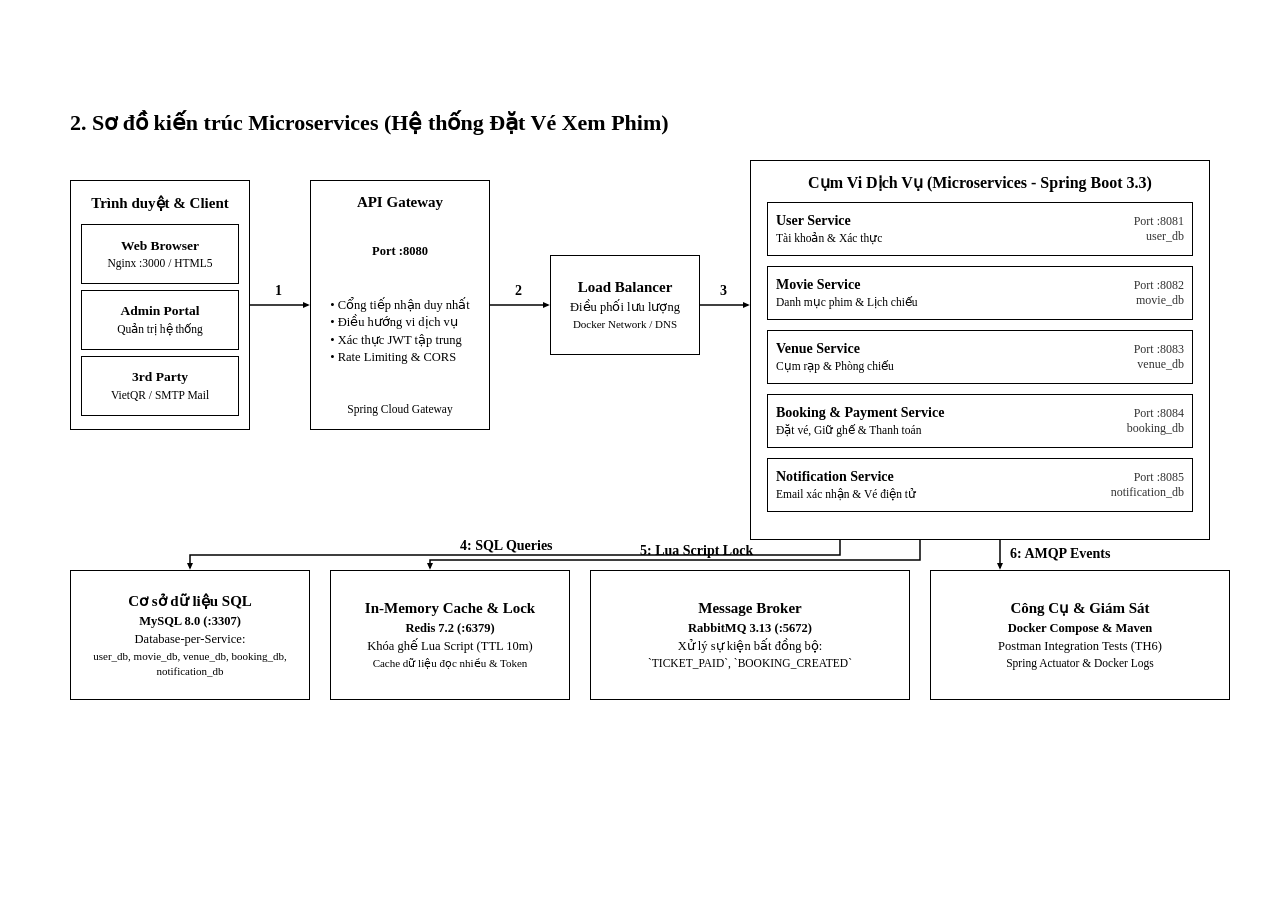
<file: KienTrucHT/so_do_microservices_don_gian.html>
<!DOCTYPE html>
<html lang="vi">
<head>
  <meta charset="UTF-8">
  <title>Sơ Đồ Kiến Trúc Hệ Thống Microservices (Dạng Đơn Giản)</title>
  <style>
    * {
      box-sizing: border-box;
      margin: 0;
      padding: 0;
    }
    body {
      font-family: "Times New Roman", Times, Georgia, serif;
      background: #ffffff;
      color: #000000;
      display: flex;
      justify-content: center;
      align-items: center;
      min-height: 100vh;
      padding: 20px;
    }

    @page {
      size: A4 landscape;
      margin: 0;
    }

    .diagram-container {
      width: 1200px;
      height: 720px;
      background: #ffffff;
      position: relative;
      padding: 20px 30px;
    }

    .section-title {
      font-size: 22px;
      font-weight: bold;
      color: #000000;
      margin-bottom: 20px;
      text-align: left;
    }

    /* Common Box Style */
    .box {
      border: 1.5px solid #000000;
      background: #ffffff;
      text-align: center;
      display: flex;
      flex-direction: column;
      justify-content: center;
      align-items: center;
    }

    .box-title {
      font-size: 15px;
      font-weight: bold;
      line-height: 1.25;
    }
    .box-sub {
      font-size: 12.5px;
      font-weight: normal;
      line-height: 1.3;
      margin-top: 2px;
    }

    /* 1. Client Box (Left) */
    .client-box {
      width: 180px;
      height: 250px;
      position: absolute;
      left: 30px;
      top: 90px;
      padding: 10px;
      justify-content: space-around;
    }
    .client-sub-box {
      width: 100%;
      height: 60px;
      border: 1.2px solid #000000;
      padding: 4px;
    }

    /* 2. API Gateway Box */
    .gateway-box {
      width: 180px;
      height: 250px;
      position: absolute;
      left: 270px;
      top: 90px;
      padding: 12px 10px;
      justify-content: space-between;
    }

    /* 3. Load Balancer Box */
    .lb-box {
      width: 150px;
      height: 100px;
      position: absolute;
      left: 510px;
      top: 165px;
      padding: 10px;
    }

    /* 4. Microservices Container (Right) */
    .ms-container {
      width: 460px;
      height: 380px;
      position: absolute;
      left: 710px;
      top: 70px;
      border: 1.5px solid #000000;
      padding: 12px 16px;
    }
    .ms-title {
      font-size: 16px;
      font-weight: bold;
      text-align: center;
      margin-bottom: 10px;
    }
    .svc-stack {
      display: flex;
      flex-direction: column;
      gap: 10px;
    }
    .svc-box {
      height: 54px;
      border: 1.2px solid #000000;
      padding: 4px 8px;
      display: flex;
      justify-content: space-between;
      align-items: center;
    }
    .svc-box-left {
      text-align: left;
    }
    .svc-box-right {
      text-align: right;
      font-size: 12px;
      color: #333333;
    }

    /* 5. Middleware & Databases (Bottom) */
    .bottom-row {
      position: absolute;
      left: 30px;
      top: 480px;
      width: 1140px;
      display: grid;
      grid-template-columns: 240px 240px 320px 300px;
      gap: 20px;
    }
    .bottom-card {
      height: 130px;
      border: 1.5px solid #000000;
      padding: 10px;
    }

    /* SVG Overlay */
    .arrow-canvas {
      position: absolute;
      top: 0;
      left: 0;
      width: 1200px;
      height: 720px;
      pointer-events: none;
    }
    .arrow-num {
      font-family: "Times New Roman", Times, serif;
      font-size: 14px;
      font-weight: bold;
      fill: #000000;
    }
  </style>
</head>
<body>

  <div class="diagram-container">
    <div class="section-title">2. Sơ đồ kiến trúc Microservices (Hệ thống Đặt Vé Xem Phim)</div>

    <!-- 1. Client Box -->
    <div class="box client-box">
      <div class="box-title" style="margin-bottom: 6px;">Trình duyệt &amp; Client</div>
      <div class="box client-sub-box">
        <div class="box-title" style="font-size:13.5px;">Web Browser</div>
        <div class="box-sub" style="font-size:11.5px;">Nginx :3000 / HTML5</div>
      </div>
      <div class="box client-sub-box">
        <div class="box-title" style="font-size:13.5px;">Admin Portal</div>
        <div class="box-sub" style="font-size:11.5px;">Quản trị hệ thống</div>
      </div>
      <div class="box client-sub-box">
        <div class="box-title" style="font-size:13.5px;">3rd Party</div>
        <div class="box-sub" style="font-size:11.5px;">VietQR / SMTP Mail</div>
      </div>
    </div>

    <!-- 2. API Gateway Box -->
    <div class="box gateway-box">
      <div class="box-title">API Gateway</div>
      <div class="box-sub" style="font-weight:bold;">Port :8080</div>
      <div style="font-size:12.5px; text-align:left; line-height:1.4; margin-top:8px;">
        • Cổng tiếp nhận duy nhất<br>
        • Điều hướng vi dịch vụ<br>
        • Xác thực JWT tập trung<br>
        • Rate Limiting &amp; CORS
      </div>
      <div class="box-sub" style="font-size:11.5px; margin-top:6px;">Spring Cloud Gateway</div>
    </div>

    <!-- 3. Load Balancer Box -->
    <div class="box lb-box">
      <div class="box-title">Load Balancer</div>
      <div class="box-sub">Điều phối lưu lượng</div>
      <div class="box-sub" style="font-size:11px;">Docker Network / DNS</div>
    </div>

    <!-- 4. Microservices Container -->
    <div class="ms-container">
      <div class="ms-title">Cụm Vi Dịch Vụ (Microservices - Spring Boot 3.3)</div>
      <div class="svc-stack">
        <!-- 1. User Service -->
        <div class="svc-box">
          <div class="svc-box-left">
            <div class="box-title" style="font-size:14px;">User Service</div>
            <div class="box-sub" style="font-size:11.5px;">Tài khoản &amp; Xác thực</div>
          </div>
          <div class="svc-box-right">Port :8081<br>user_db</div>
        </div>

        <!-- 2. Movie Service -->
        <div class="svc-box">
          <div class="svc-box-left">
            <div class="box-title" style="font-size:14px;">Movie Service</div>
            <div class="box-sub" style="font-size:11.5px;">Danh mục phim &amp; Lịch chiếu</div>
          </div>
          <div class="svc-box-right">Port :8082<br>movie_db</div>
        </div>

        <!-- 3. Venue Service -->
        <div class="svc-box">
          <div class="svc-box-left">
            <div class="box-title" style="font-size:14px;">Venue Service</div>
            <div class="box-sub" style="font-size:11.5px;">Cụm rạp &amp; Phòng chiếu</div>
          </div>
          <div class="svc-box-right">Port :8083<br>venue_db</div>
        </div>

        <!-- 4. Booking & Payment Service -->
        <div class="svc-box">
          <div class="svc-box-left">
            <div class="box-title" style="font-size:14px;">Booking &amp; Payment Service</div>
            <div class="box-sub" style="font-size:11.5px;">Đặt vé, Giữ ghế &amp; Thanh toán</div>
          </div>
          <div class="svc-box-right">Port :8084<br>booking_db</div>
        </div>

        <!-- 5. Notification Service -->
        <div class="svc-box">
          <div class="svc-box-left">
            <div class="box-title" style="font-size:14px;">Notification Service</div>
            <div class="box-sub" style="font-size:11.5px;">Email xác nhận &amp; Vé điện tử</div>
          </div>
          <div class="svc-box-right">Port :8085<br>notification_db</div>
        </div>
      </div>
    </div>

    <!-- 5. Bottom Row -->
    <div class="bottom-row">
      <!-- SQL Database -->
      <div class="box bottom-card">
        <div class="box-title">Cơ sở dữ liệu SQL</div>
        <div class="box-sub" style="font-weight:bold;">MySQL 8.0 (:3307)</div>
        <div class="box-sub">Database-per-Service:</div>
        <div class="box-sub" style="font-size:11px;">user_db, movie_db, venue_db, booking_db, notification_db</div>
      </div>

      <!-- Redis Cache & Lock -->
      <div class="box bottom-card">
        <div class="box-title">In-Memory Cache &amp; Lock</div>
        <div class="box-sub" style="font-weight:bold;">Redis 7.2 (:6379)</div>
        <div class="box-sub">Khóa ghế Lua Script (TTL 10m)</div>
        <div class="box-sub" style="font-size:11px;">Cache dữ liệu đọc nhiều &amp; Token</div>
      </div>

      <!-- Message Broker -->
      <div class="box bottom-card">
        <div class="box-title">Message Broker</div>
        <div class="box-sub" style="font-weight:bold;">RabbitMQ 3.13 (:5672)</div>
        <div class="box-sub">Xử lý sự kiện bất đồng bộ:</div>
        <div class="box-sub" style="font-size:11.5px;">`TICKET_PAID`, `BOOKING_CREATED`</div>
      </div>

      <!-- DevOps & Tools -->
      <div class="box bottom-card">
        <div class="box-title">Công Cụ &amp; Giám Sát</div>
        <div class="box-sub" style="font-weight:bold;">Docker Compose &amp; Maven</div>
        <div class="box-sub">Postman Integration Tests (TH6)</div>
        <div class="box-sub" style="font-size:11.5px;">Spring Actuator &amp; Docker Logs</div>
      </div>
    </div>

    <!-- SVG ARROWS -->
    <svg class="arrow-canvas" xmlns="http://www.w3.org/2000/svg">
      <defs>
        <marker id="arrow-blk" viewBox="0 0 10 10" refX="6" refY="5" markerWidth="6" markerHeight="6" orient="auto-start-reverse">
          <path d="M 0 1.5 L 8 5 L 0 8.5 z" fill="#000000" />
        </marker>
      </defs>

      <!-- Client -> Gateway (X=210 to 268) -->
      <line x1="210" y1="215" x2="268" y2="215" stroke="#000000" stroke-width="1.5" marker-end="url(#arrow-blk)" />
      <text x="235" y="205" class="arrow-num">1</text>

      <!-- Gateway -> Load Balancer (X=450 to 508) -->
      <line x1="450" y1="215" x2="508" y2="215" stroke="#000000" stroke-width="1.5" marker-end="url(#arrow-blk)" />
      <text x="475" y="205" class="arrow-num">2</text>

      <!-- Load Balancer -> Microservices (X=660 to 708) -->
      <line x1="660" y1="215" x2="708" y2="215" stroke="#000000" stroke-width="1.5" marker-end="url(#arrow-blk)" />
      <text x="680" y="205" class="arrow-num">3</text>

      <!-- Microservices -> MySQL DB (X=800, Y=450 down to Y=478) -->
      <path d="M 800 450 V 465 H 150 V 478" fill="none" stroke="#000000" stroke-width="1.5" marker-end="url(#arrow-blk)" />
      <text x="420" y="460" class="arrow-num">4: SQL Queries</text>

      <!-- Microservices -> Redis (X=880, Y=450 down to Y=478) -->
      <path d="M 880 450 V 470 H 390 V 478" fill="none" stroke="#000000" stroke-width="1.5" marker-end="url(#arrow-blk)" />
      <text x="600" y="465" class="arrow-num">5: Lua Script Lock</text>

      <!-- Microservices -> RabbitMQ (X=960, Y=450 down to Y=478) -->
      <path d="M 960 450 V 478" fill="none" stroke="#000000" stroke-width="1.5" marker-end="url(#arrow-blk)" />
      <text x="970" y="468" class="arrow-num">6: AMQP Events</text>
    </svg>

  </div>

</body>
</html>
</file>
